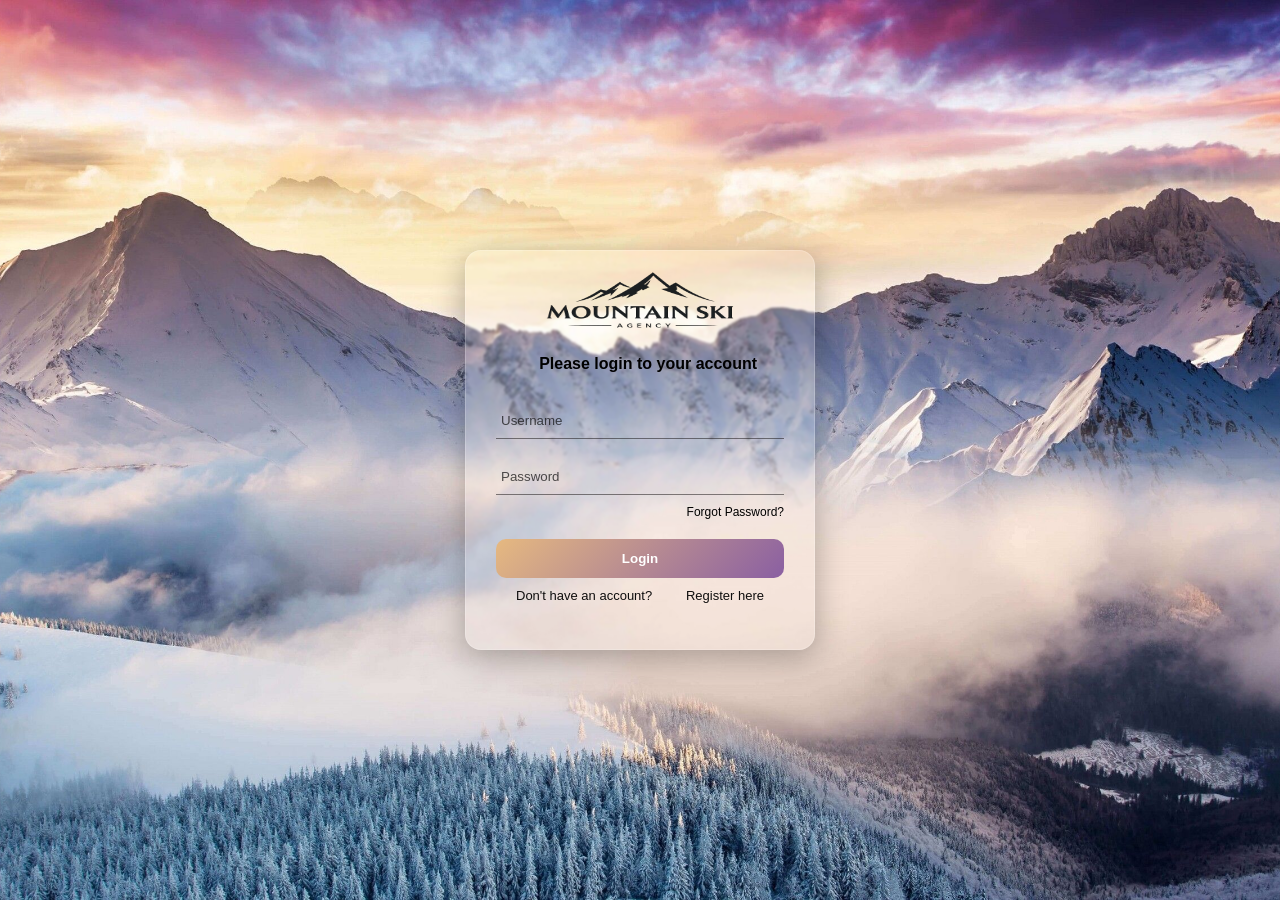
<file: index.html>
<!DOCTYPE html>
<html lang="en">
<head>
<meta charset="UTF-8">
<meta name="viewport" content="width=device-width, initial-scale=1.0">
<title>Mountain Ski Login</title>

<style>
* {
  margin: 0;
  padding: 0;
  box-sizing: border-box;
  font-family: "Segoe UI", sans-serif;
}

body {
  height: 100vh;
  background: url("./Pictures/wp8067730-2560x1600-winter-wallpapers.jpg") no-repeat center/cover;
  display: flex;
  align-items: center;
  justify-content: center;
  
}

 
 

 
.login-card {
  display: flex;
    flex-direction: column;
  
  width: 350px;
  height: 400px;
  padding: 30px;
  border-radius: 16px;
  backdrop-filter: blur(1px);
  -webkit-backdrop-filter: blur(1px);
  background: rgba(255, 255, 255, 0.15);
  border: 1px solid rgba(255,255,255,0.2);
  box-shadow: 0 8px 32px rgba(0,0,0,0.3);
   animation: fadeUp 0.8s ease; 
  color: #fff;
}

 
@keyframes fadeUp {
  from {
    opacity: 0;
    transform: translateY(40px);
  }
  to {
    opacity: 1;
    transform: translateY(0);
  }
}
 
.logo {
  text-align: center;
transform: translate(0%,-30%);
  
}

.logo img {
  width: 300px;
  height: 150px;
}

 
.input-group {
  margin: 20px 0;
}

.input {
  width: 100%;
  border: none;
  border-bottom: 1px solid rgba(16, 13, 13, 0.5);
  background: transparent;
  padding: 10px 5px;
  color: rgb(12, 11, 11);
  outline: none;
  transition: 0.3s;
}

.input::placeholder {
  color: rgba(10, 10, 10, 0.7);
}

.input:focus {
  border-bottom: 2px solid #8A5FA2;
}

 
.forgot {
  text-align: right;
  font-size: 12px;
  margin-top: -10px;
  
}

.forgot a {
  color: black;
  text-decoration: none;
}

.forgot a:hover {
  color: #8A5FA2;
}

 
.login-btn {
  width: 100%;
  margin-top: 20px;
  padding: 12px;
  border: none;
  border-radius: 10px;
  background: linear-gradient(135deg, #E6B980, #8A5FA2);
  color: white;
  font-weight: 600;
  cursor: pointer;
  transition: 0.3s ease;
}

.login-btn:hover {
  transform: translateY(-2px);
  box-shadow: 0 6px 20px rgba(0,0,0,0.4);
}

 
.bottom-text {
  margin-top: 10px;
  font-size: 13px;
  text-align: center;
  color: #0f0e0e;
  display: flex;
  justify-content: space-between;
  padding: 0 20px;
}

.bottom-text a {
  color: #0f0e0e;
  text-decoration: none;
  font-weight: 500;
}

.bottom-text a:hover {
  color: #8A5FA2;
}
.form{
    transform: translate(0%,-70px);
}
.heading{
    color: black;
    font-weight: 600;
    transform: translate(15%,-80px);
}
 
</style>

</head>
<body>
  <form action="home.html">

<div class="login-card">

  <div class="logo">
    <img src="./Pictures/logo.png" alt="Logo">
  </div>
  <div class="heading">
    <p>Please login to your account</p>
  </div>
 <div class="form">
  <div class="input-group">
    <input type="text" class="input" placeholder="Username">
  </div>

  <div class="input-group">
    <input type="password" class="input" placeholder="Password">
  </div>

  <div class="forgot">
    <a href="#">Forgot Password?</a>
  </div>

  <button class="login-btn">Login</button>

  <div class="bottom-text">
   <p>Don't have an account? </p> <a href="#">Register here</a>
  </div>
  </div>

</div>
</form>

</body>
</html>
</file>
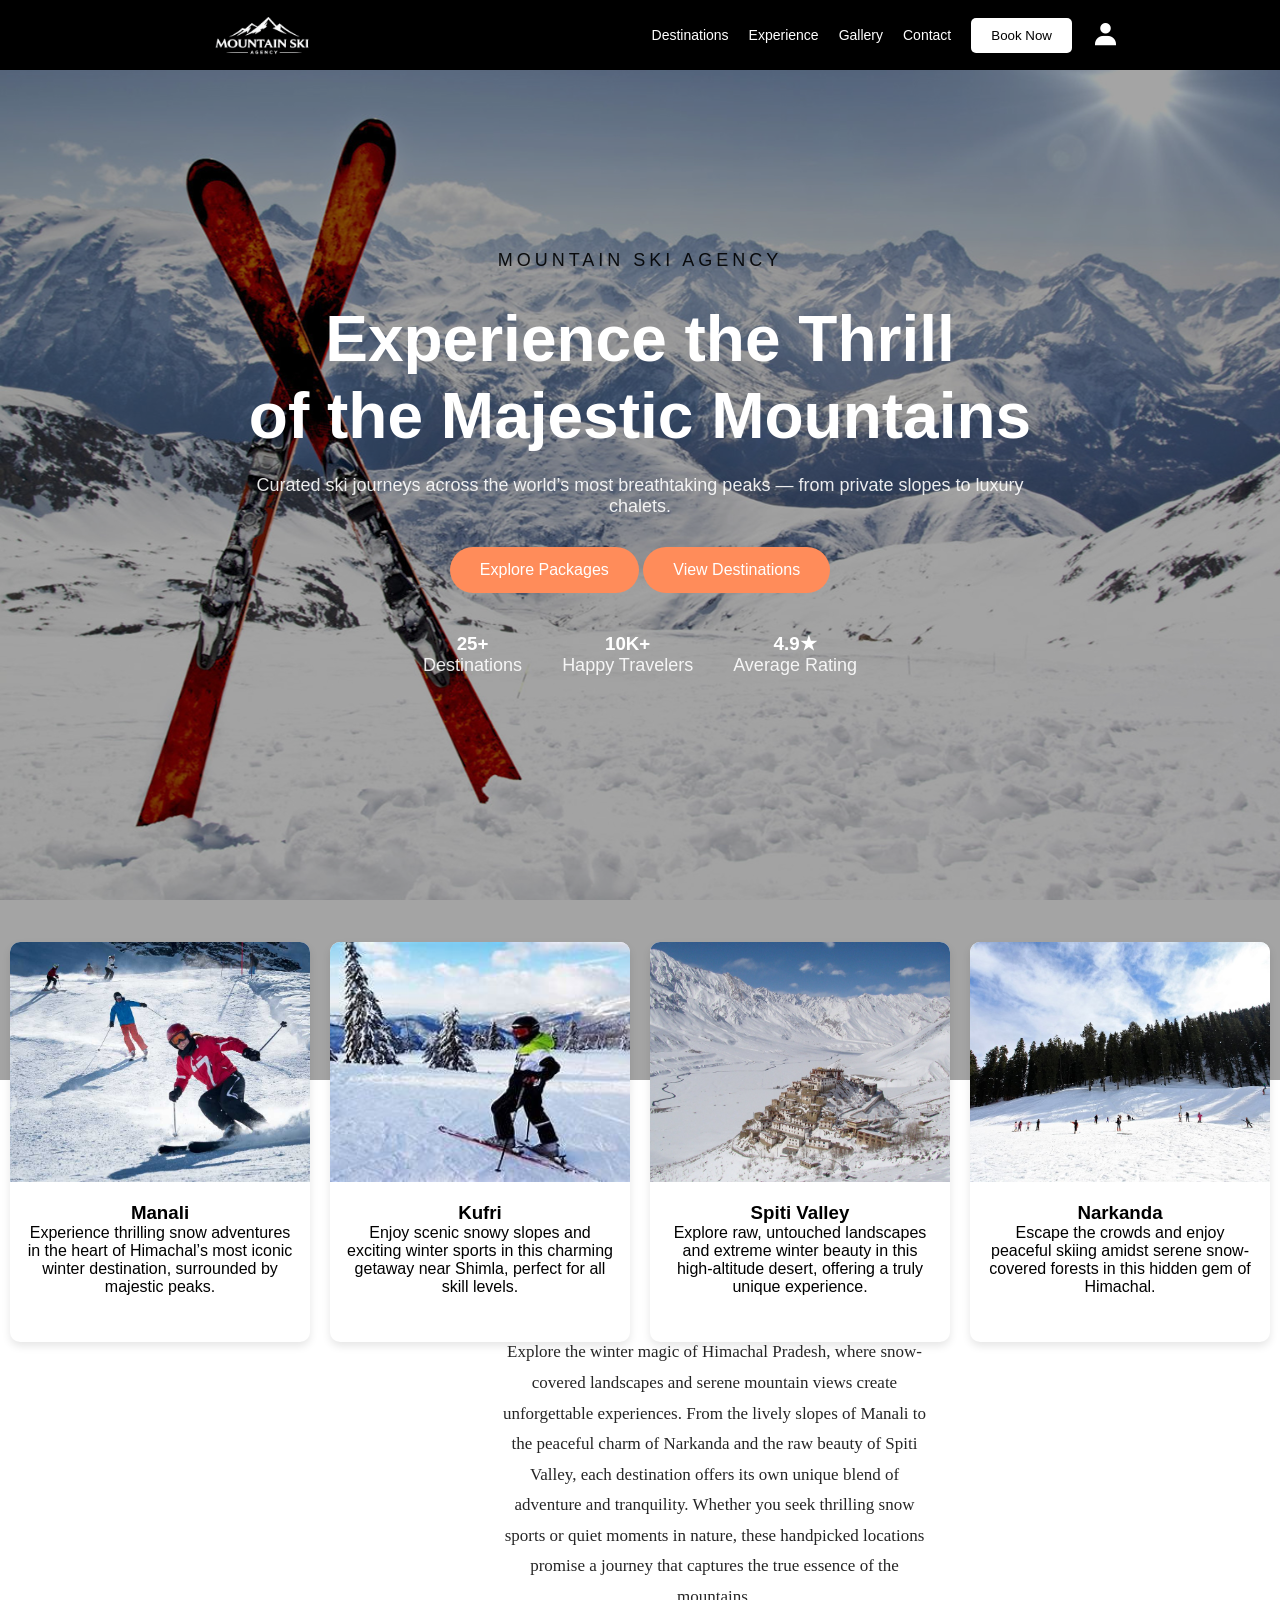
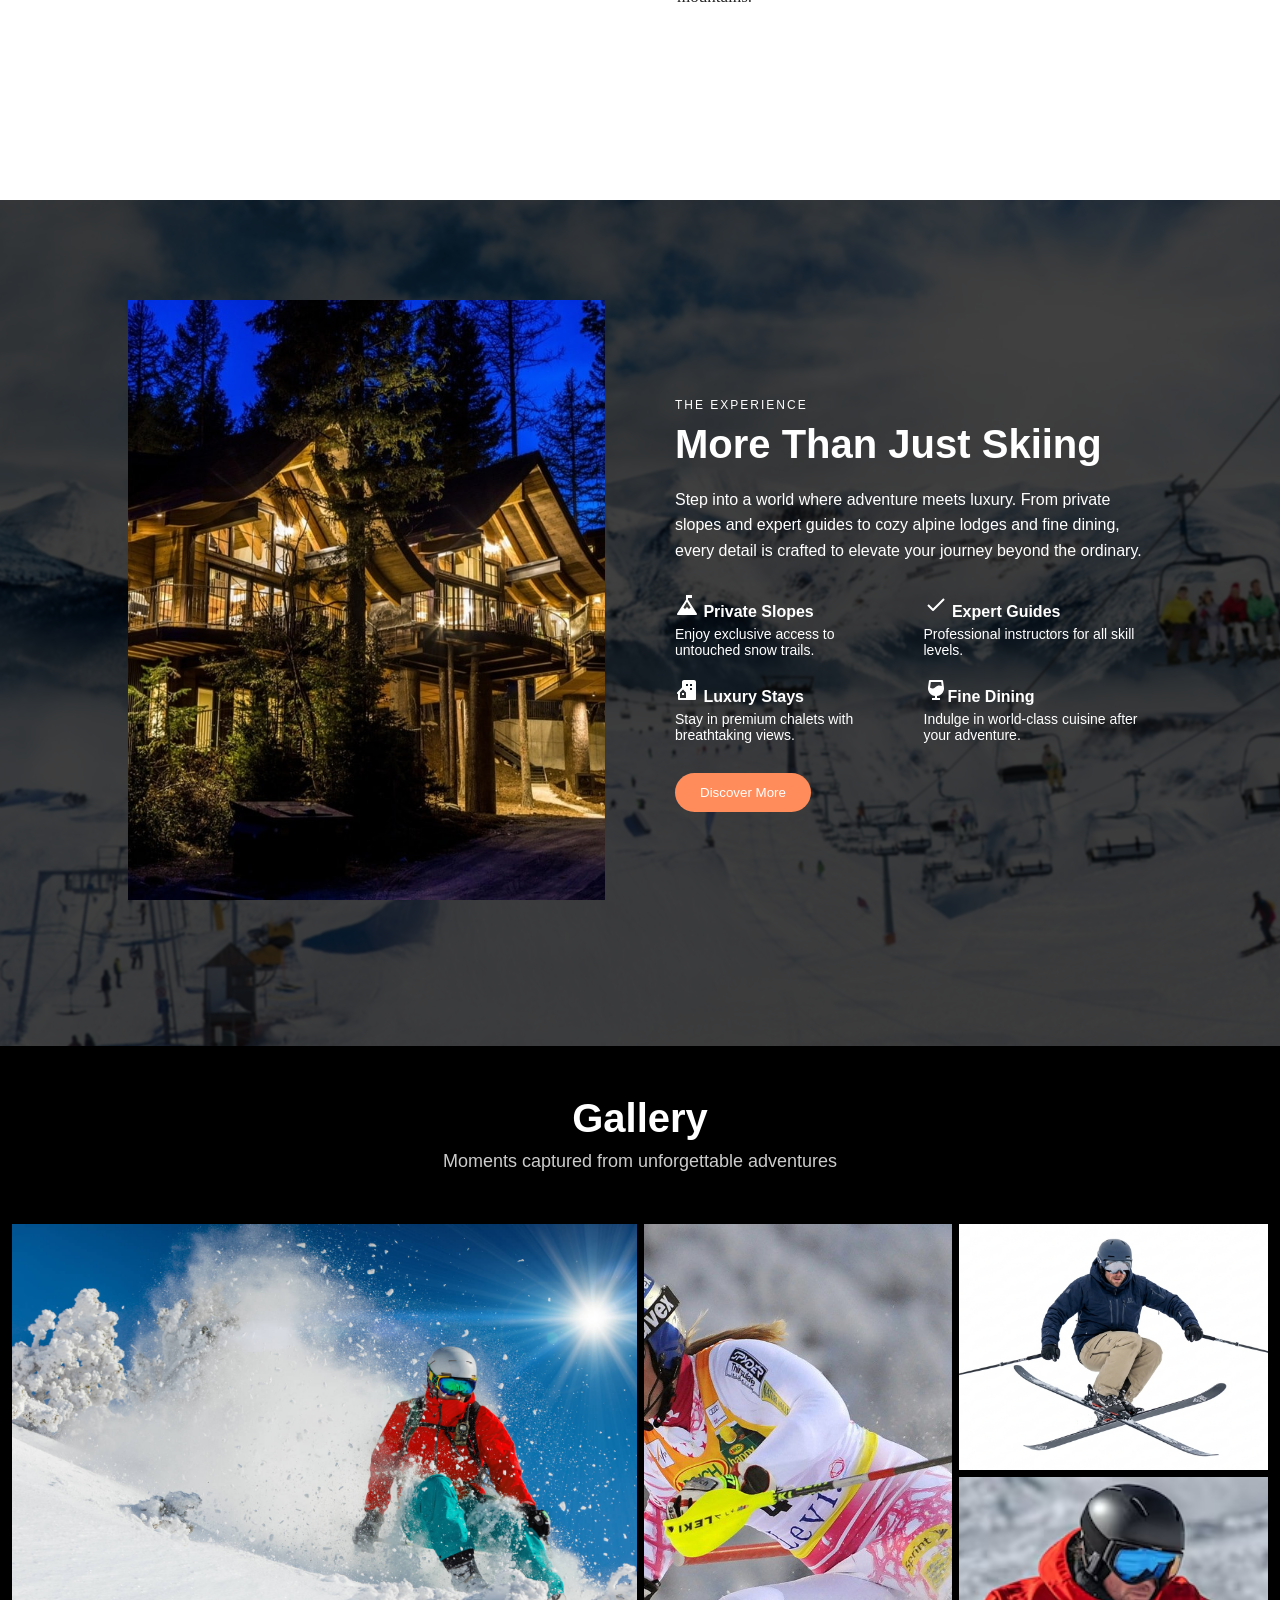
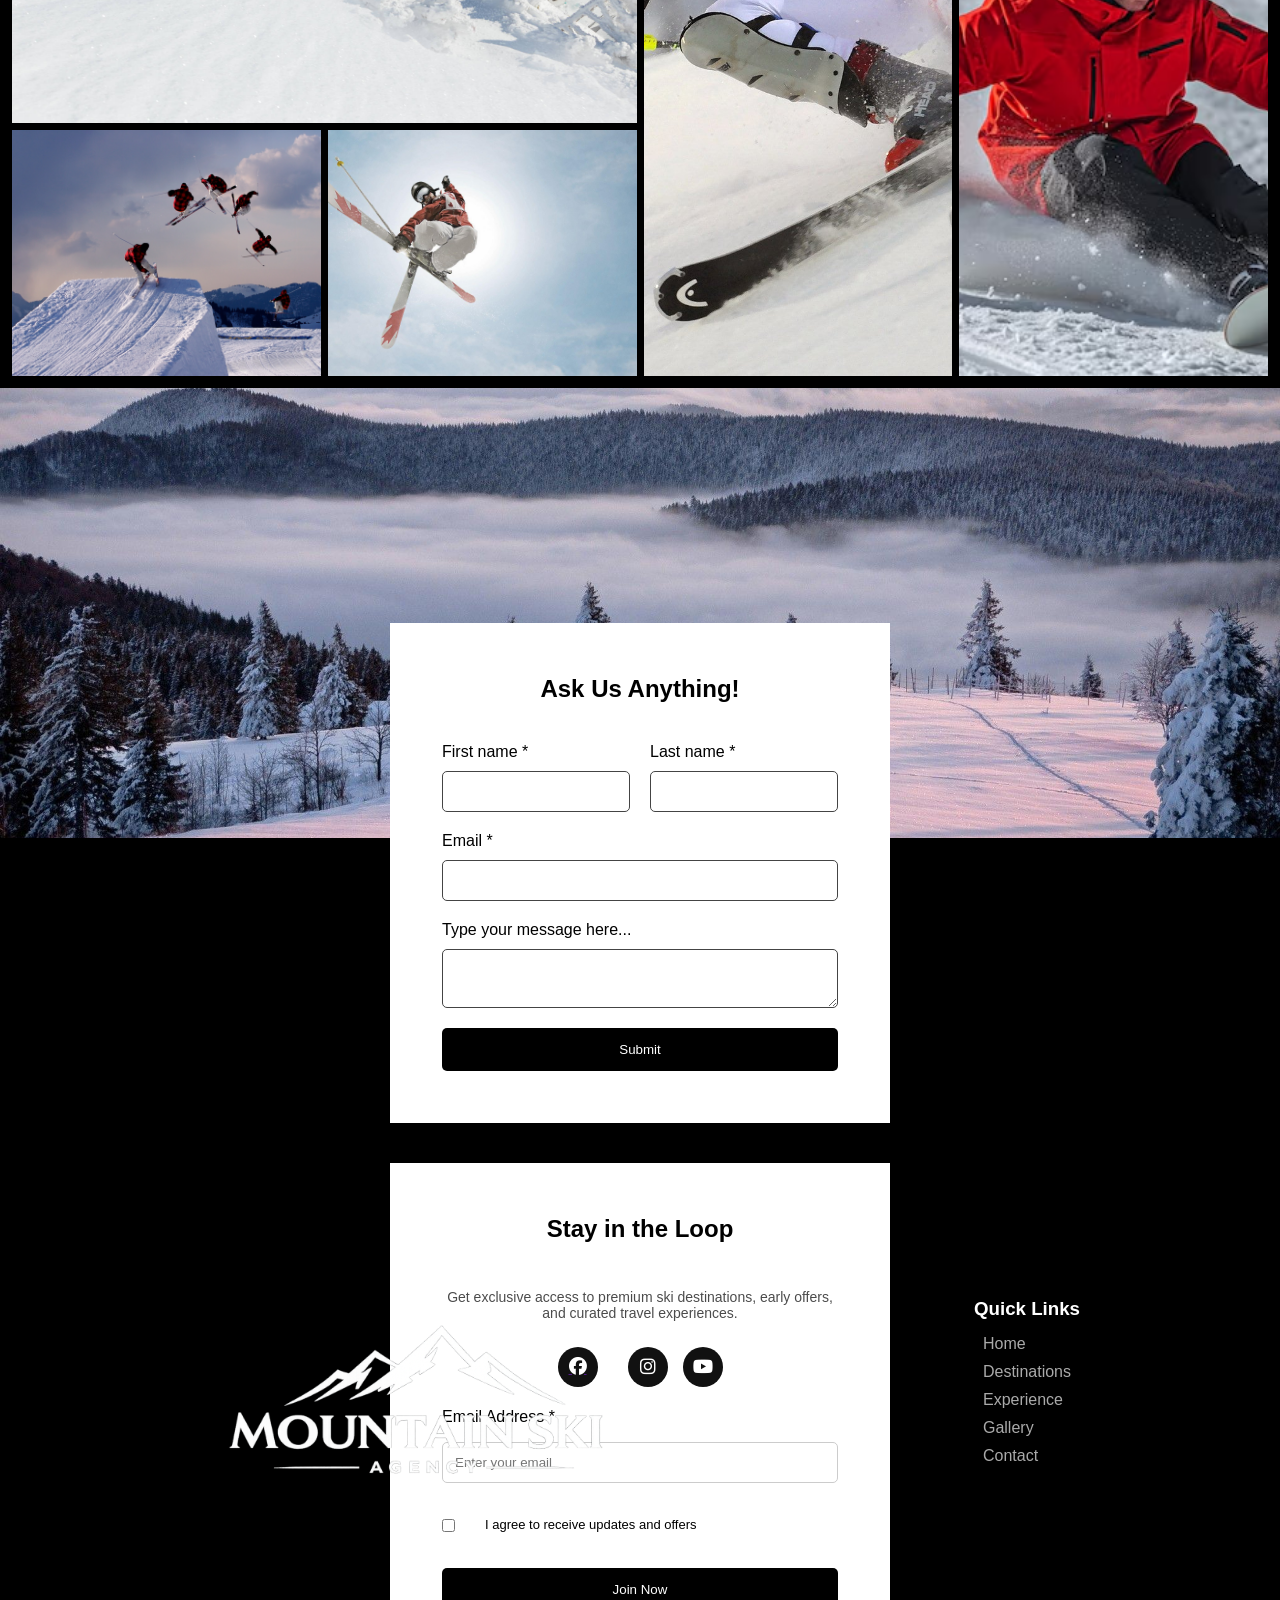
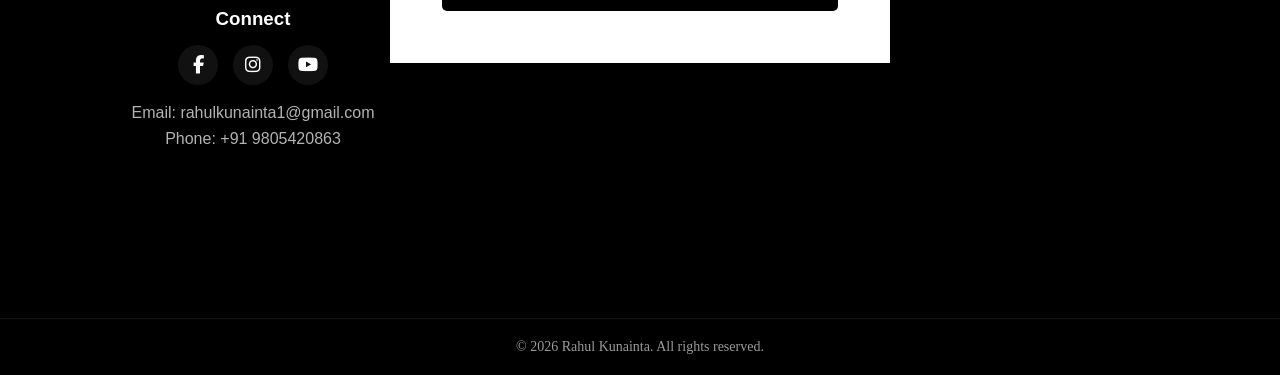
<file: home.html>
<!DOCTYPE html>
 <html lang="en">
 <head>
    <meta charset="UTF-8">
    <meta name="viewport" content="width=device-width, initial-scale=1.0">
    <title>Document</title>
     <link rel="stylesheet" href="Home.css">
    <link href='https://unpkg.com/boxicons@2.1.4/css/boxicons.min.css' rel='stylesheet'>
    <link rel="stylesheet" href="https://cdnjs.cloudflare.com/ajax/libs/font-awesome/6.5.0/css/all.min.css">
 </head>
 <body>
    <div class="container">
        <nav>
            <img src="./Pictures/whitelogo.png" alt="logo" style="width: 190px; padding-top: 20px; padding-left: 40px;">
            <div class="nav-right">
            <ul>
                <li><a href="#">Destinations</a></li>
                <li><a href="#">Experience</a></li>
                <li><a href="#">Gallery</a></li>
                <li><a href="#">Contact</a></li>
            </ul>
            <button id="book-btn">Book Now</button>
             
            <i class='bx bxs-user' style="color: white;"></i>
             
            </div>
        </nav>
        <section class="hero">
   

  <div class="hero-content">
    <p class="tagline">MOUNTAIN SKI AGENCY</p>

    <h1>
      Experience the  Thrill</span><br>
      of the Majestic Mountains</span>
    </h1>

    <p class="subtitle">
      Curated ski journeys across the world’s most breathtaking peaks — 
      from private slopes to luxury chalets.
    </p>

    <div class="hero-btns">
      <button class="primary-btn">Explore Packages</button>
      <button class="secondary-btn">View Destinations</button>
    </div>

    <div class="stats">
      <div>
        <h3>25+</h3>
        <p>Destinations</p>
      </div>
      <div>
        <h3>10K+</h3>
        <p>Happy Travelers</p>
      </div>
      <div>
        <h3>4.9★</h3>
        <p>Average Rating</p>
      </div>
    </div>
  </div>
</section>
<section class="destinations">
        <div class="destinations-cards">
      
  <div class="card">
    <div class="image image1"></div>
    <div class="content">
      <h3>Manali</h3>
      <p>Experience thrilling snow adventures in the heart of Himachal’s most iconic winter destination, surrounded by majestic peaks.</p>
    </div>
  </div>

  <div class="card">
    <div class="image image2"></div>
    <div class="content">
      <h3>Kufri</h3>
      <p>Enjoy scenic snowy slopes and exciting winter sports in this charming getaway near Shimla, perfect for all skill levels.</p>
    </div>
  </div>

  <div class="card">
    <div class="image image3"></div>
    <div class="content">
      <h3>Spiti Valley</h3>
      <p>Explore raw, untouched landscapes and extreme winter beauty in this high-altitude desert, offering a truly unique experience.</p>
    </div>
  </div>

  <div class="card">
    <div class="image image4"></div>
    <div class="content">
      <h3>Narkanda</h3>
      <p>Escape the crowds and enjoy peaceful skiing amidst serene snow-covered forests in this hidden gem of Himachal.</p>
    </div>
  </div>

</div>
<div class="paragraph-d">
   
    <p>Explore the winter magic of Himachal Pradesh, where snow-covered landscapes and serene mountain views create unforgettable experiences. From the lively slopes of Manali to the peaceful charm of Narkanda and the raw beauty of Spiti Valley, each destination offers its own unique blend of adventure and tranquility. Whether you seek thrilling snow sports or quiet moments in nature, these handpicked locations promise a journey that captures the true essence of the mountains.</p>
</div>
</section>
        <section class="experience">

  <div class="exp-container">

   
    <div class="exp-image"></div>

     
    <div class="exp-content">
      <p class="tag">THE EXPERIENCE</p>

      <h2>More Than Just Skiing</h2>

      <p class="desc">
        Step into a world where adventure meets luxury. From private slopes and expert guides 
        to cozy alpine lodges and fine dining, every detail is crafted to elevate your journey 
        beyond the ordinary.
      </p>

      <div class="features">
        <div class="feature">
          <h4><span><svg  xmlns="http://www.w3.org/2000/svg" width="24" height="24"  
fill="currentColor" viewBox="0 0 24 24" >
<!--Boxicons v3.0.8 https://boxicons.com | License  https://docs.boxicons.com/free-->
<path d="M2.12 21.48c.18.32.51.52.88.52h18c.37 0 .7-.2.88-.52.17-.32.16-.71-.04-1.02L13 6.71V5h4V2h-6v4.71L2.16 20.46c-.2.31-.21.7-.04 1.02m11.52-5.83-1.29-1.29c-.2-.2-.51-.2-.71 0l-1.29 1.29c-.2.2-.51.2-.71 0l-1.23-1.23 3.58-5.57 3.58 5.57-1.23 1.23c-.2.2-.51.2-.71 0Z"></path>
</svg></span> Private Slopes</h4>
          <p>Enjoy exclusive access to untouched snow trails.</p>
        </div>

        <div class="feature">
          <h4><span><svg  xmlns="http://www.w3.org/2000/svg" width="24" height="24"  
fill="currentColor" viewBox="0 0 24 24" >
<!--Boxicons v3.0.8 https://boxicons.com | License  https://docs.boxicons.com/free-->
<path d="M9 15.59 4.71 11.3 3.3 12.71l5 5c.2.2.45.29.71.29s.51-.1.71-.29l11-11-1.41-1.41L9.02 15.59Z"></path>
</svg></span> Expert Guides</h4>
          <p>Professional instructors for all skill levels.</p>
        </div>

        <div class="feature">
          <h4><span><svg  xmlns="http://www.w3.org/2000/svg" width="24" height="24"  
fill="currentColor" viewBox="0 0 24 24" >
<!--Boxicons v3.0.8 https://boxicons.com | License  https://docs.boxicons.com/free-->
<path d="M19 2H9c-1.1 0-2 .9-2 2v5.59L2.29 14.3c-.29.29-.37.72-.22 1.09s.52.62.92.62v5c0 .55.45 1 1 1h16c.55 0 1-.45 1-1V4c0-1.1-.9-2-2-2Zm-8 4h2v2h-2zM5 17v-2.59l3-3 3 3V20H5zm12-5h-2v-1.97h2zm0-4h-2V6h2z"></path><path d="M7 15h2v2H7z"></path>
</svg></span> Luxury Stays</h4>
          <p>Stay in premium chalets with breathtaking views.</p>
        </div>

        <div class="feature">
          <h4><span><svg  xmlns="http://www.w3.org/2000/svg" width="24" height="24"  
fill="currentColor" viewBox="0 0 24 24" >
<!--Boxicons v3.0.8 https://boxicons.com | License  https://docs.boxicons.com/free-->
<path d="m19.9 8.92-.87-6.06c-.07-.49-.49-.86-.99-.86H5.96c-.5 0-.92.37-.99.86L4.1 8.92c-.17 1.18-.12 2.26.14 3.21.87 3.13 3.57 5.39 6.76 5.79V20H8v2h8v-2h-3v-2.08c3.18-.4 5.89-2.66 6.76-5.79.27-.95.31-2.03.14-3.21M6.83 4h10.35l.58 4.03c-2.15-.98-4.57-.55-6.44 1.25-1.5 1.44-3.35 1.61-4.95.47l-.31-.22.03-.32.75-5.2Z"></path>
</svg></span>Fine Dining</h4>
          <p>Indulge in world-class cuisine after your adventure.</p>
        </div>
      </div>

      <button class="exp-btn">Discover More</button>
    </div>

  </div>

</section>
        <section class="gallery">

  <h2>Gallery</h2>
  <p class="gallery-sub">Moments captured from unforgettable adventures</p>

  <div class="gallery-grid">

    <div class="box box1"></div>
    <div class="box box2"></div>
    <div class="box box3"></div>
    <div class="box box4"></div>
    <div class="box box5"></div>
    <div class="box box6"></div>
     
    <!-- <div class="box box8"></div>
    <div class="box box9"></div>
    <div class="box box10"></div>
    <div class="box box11"></div>
    <div class="box box12"></div> -->

  </div>

</section>
 <section class="contact">

  
  <div class="contact-image"></div>

   
  <div class="contact-content">

    
    <div class="contact-box">
      <h2>Ask Us Anything!</h2>

      <div class="row">
        <div>
          <label>First name *</label>
          <input type="text">
        </div>
        <div>
          <label>Last name *</label>
          <input type="text">
        </div>
      </div>

      <label>Email *</label>
      <input type="email">

      <label>Type your message here...</label>
      <textarea></textarea>

      <button class="btn">Submit</button>
    </div>

    
    <div class="contact-box right-box">

  <h2>Stay in the Loop</h2>

  <p class="sub-text">
    Get exclusive access to premium ski destinations, early offers, 
    and curated travel experiences.
  </p>

  <div class="socials">
    <a href=""><i class="fa-brands fa-facebook"></i></a>
    <a href="https://www.instagram.com/kunainta_/"></a><i class="fa-brands fa-instagram"></i>
    <i class="fa-brands fa-youtube"></i>
  </div>

  <label>Email Address *</label>
  <input type="email" placeholder="Enter your email">

  <div class="checkbox">
    <div class="check">
    <input type="checkbox">
    </div>
    <p>I agree to receive updates and offers</p>
  </div>

  <button class="btn">Join Now</button>

</div>

  </div>
  

</section>
<footer class="footer">

  <div class="footer-container">

    
    <div class="footer-col">
       <img src="./Pictures/whitelogo.png" alt=""style width="600px" >
       
    </div>

   
    <div class="footer-col">
      <h3>Quick Links</h3>
      <ul>
        <li><a href="#">Home</a></li>
        <li><a href="#">Destinations</a></li>
        <li><a href="#">Experience</a></li>
        <li><a href="#">Gallery</a></li>
        <li><a href="#">Contact</a></li>
      </ul>
    </div>

 
    <div class="footer-col left">
      <h3>Connect</h3>

      <div class="socials">
        <i class="fa-brands fa-facebook-f"></i>
        <i class="fa-brands fa-instagram"></i>
        <i class="fa-brands fa-youtube"></i>
      </div>

      <p>Email: rahulkunainta1@gmail.com</p>
      <p>Phone: +91 9805420863</p>
    </div>

  </div>
 
  <div class="footer-bottom">
    <p>© 2026 Rahul Kunainta. All rights reserved.</p>
  </div>

</footer>
    </div>
    
 </body>
 </html>
</file>
<file: Home.css>
*{
  margin: 0;         
  padding: 0;          
  box-sizing: border-box;
        
}
        
.container{
           
  width: 100%;            
  /* overflow-y: scroll; */               
}
                
nav{           
  display: flex;         
  align-items: center;            
  justify-content: space-between;            
  padding: 10px;            
  height: 70px;          
  position: fixed;          
  width: 100%;           
  background-color: black;           
  z-index: 1000;           
  padding-left: 150px;      
}
.nav-right{
display: flex;
  align-items: center;
  gap: 20px;
  padding: 10px 150px;
  /* padding-right: 40px; */
            
  }
  nav ul{
  display: flex;
  gap:20px;
  /* padding-right: 150px; */
  list-style: none;
  }
nav ul li a{
  text-decoration: none;
  color: white;
  font-size: 14px;
  font-family: sans-serif;
}
  nav ul li a:hover{
  color: #ff6347;
  text-decoration: underline;
}
  #book-btn{
  padding: 10px 20px;
  background-color: white;
            color: black;
            border: none;
            border-radius: 5px;
            cursor: pointer;
        }
        #book-btn:hover{
            background-color: #ff6347;
            color: white;
        }
        nav i{
            font-size: 28px;
            cursor: pointer;
        }
        nav i:hover{
            color: #ff6347;
        }
 
 
        .hero {        
         height: 120vh;
         position: relative;
         display: flex;
         flex-wrap: wrap;
         width: 100%;
         justify-content: center;
         text-align: center;
         font-family: 'Poppins', sans-serif;
         color: white;
         overflow: hidden;
         background: url("./Pictures/skiing-with-a-view-over-the-mountains.jpg") center/cover no-repeat;
         z-index: -2;
         background-color: rgba(33, 33, 33, 0.407);
         background-blend-mode: darken;
   background-attachment: fixed;
}

 
 
.tagline {
  font-size: 14px;
  letter-spacing: 4px;
  text-transform: uppercase;
  color: black;
  margin-bottom: 10px;
}

 
.hero-content {
  max-width: 800px;
  margin: 250px 0px 0px 0px;
}

 
.hero h1 {
  font-size: 64px;
  margin-bottom: 20px;
  line-height: 1.2;
  font-weight: 700;
}

 
 
 
.hero p {
  font-size: 18px;
  margin-bottom: 30px;
  opacity: 0.9;
}

 
.hero button {
  padding: 14px 30px;
  background: #ff8c5a;
  border: none;
  border-radius: 30px;
  font-size: 16px;
  
  color: white;
  transition: all 0.3s ease;
}

.hero button:hover {
  background: #ff6a3d;
  transform: translateY(-2px);
  cursor: pointer;
}
.stats{
    display: flex;
    justify-content: center;
    gap: 40px;
    margin-top: 40px;
}
 
.destinations{
    height: 80vh;
    background-color: #ff6a3d00;
    display: flex;
    flex-wrap: wrap;
     flex-direction: column;
    align-items: center;
    justify-content: center;
    
}
.destinations-cards{
    display: flex;
    gap: 20px;
    justify-content: center;
    
}
.card{
    font-family: sans-serif;
    width: 300px;
    height: 400px;
    background-color: white;
    border-radius: 10px;
    transform: translate(0px,-40%);
    box-shadow: 0 4px 8px rgba(0,0,0,0.1);

}
.card:hover{
    box-shadow: 0 8px 16px rgba(0,0,0,0.2);
    transform: translate(0px,-45%);
    transition: all 0.3s ease;
}
.image{
    width: 100%;
    height: 60%;
    background-color: #ff6a3d;
    border-top-left-radius: 10px;
    border-top-right-radius: 10px;
}
.image1{
   background-image: url("./Pictures/manali.jpg");
   background-size: cover;
   background-repeat: no-repeat;
   background-position: center;
}

.image2{
   background-image: url("./Pictures/kufri1.jpeg");
   background-size: cover;
   background-repeat: no-repeat;
   background-position: center;
}

.image3{
   background-image: url("./Pictures/spiti-vally.jpg");
   background-size: cover;
   background-repeat: no-repeat;
   background-position: center;
}
.image4{
   background-image: url("./Pictures/kufri.jpg");
   background-size: cover;
   background-repeat: no-repeat;
   background-position: center;
}

.content{
    display: flex;
    flex-direction: column;
    align-items: center;
    
}
.content p{
    max-width: 90%;
     text-align: center;
     padding-top: -60px;
}

.content h3{
    padding-top: 20px;
}
.paragraph-d{
    transform: translateY(-60%);
    padding-left: 500px;
}
.paragraph-d p {
    width: 55%;
    text-align: center;
    
    max-width: 80%;
    line-height: 1.8;
    font-size: 17px;
    opacity: 0.85;
    
}
.destinations button {
  padding: 14px 30px;
  margin-bottom: 50px;
  background: #ff8c5a;
  border: none;
  border-radius: 30px;
  font-size: 16px;
  cursor: pointer;
  color: white;
  transition: all 0.3s ease;
   
}

.destinations button:hover {
  background: #ff6a3d;
  transform: translateY(-2px);
}
 
.experience {
  position: relative;
  height: 94vh;
  padding: 100px 10%;
  color: white;
  overflow: hidden;
}

 
.experience::before {
  content: "";
  position: absolute;
  inset: 0;
  background: url("./Pictures/133751.jpg") center/cover no-repeat;
  filter: blur(1px);   
  transform: scale(1.1);  
  z-index: -2;
}

 
.experience::after {
  content: "";
  position: absolute;
  inset: 0;
  background: rgba(0, 0, 0, 0.748);
  z-index: -1;
}
.exp-container {
  display: flex;
  align-items: center;
  gap: 70px;
  flex-wrap: wrap;
}

 
.exp-image {
  flex: 1;
  margin:0px 0px 0px 0px;
  height: 600px;
  background: url("./Pictures/Slider-Chalets-at-Night.jpg") center/cover no-repeat;
  border-radius: 0px;
}

 
.exp-content {
  flex: 1;
  padding-top: 10px;
  font-family: sans-serif;
   
  color: white;
}

 
.tag {
  font-size: 12px;
  letter-spacing: 2px;
  margin-bottom: 10px;
   
}

 
.exp-content h2 {
  font-size: 40px;
  margin-bottom: 20px;
}

 
.desc {
  margin-bottom: 30px;
  line-height: 1.6;
  
}

 
.features {
  display: grid;
  grid-template-columns: repeat(2, 1fr);
  gap: 20px;
  margin-bottom: 30px;
}

.feature h4 {
  margin-bottom: 5px;
}
 

.feature p {
  font-size: 14px;
   
}

 
.exp-btn {
  padding: 12px 25px;
  background: #ff8c5a;
  border: none;
  border-radius: 25px;
  cursor: pointer;
  color: white;
  transition: 0.3s;
}

.exp-btn:hover {
  background: #ff6a3d;
  transform: translateY(-2px);
}
.gallery {
  font-family: sans-serif;
    background-color: black;
  padding:  10px;
  text-align: center;
  color: white;
}

.gallery h2 {
  padding-top: 40px;
  font-size: 40px;
  margin-bottom: 10px;
  font-family: sans-serif;
}

.gallery-sub {
  opacity: 0.8;
  font-size: 18px;
  margin-bottom: 50px;
}
 
 
.gallery-grid {
 display: grid;
 gap:3px;
grid-template-columns: repeat(4, 1fr);
 grid-template-rows: repeat(3,250px);
}
.box{
    border: 2px solid black;
}
.box1{
    grid-column: 1/3;
    grid-row: 1/3;
    background-image: url(./Pictures/skiing-blue-sky-m7riki9mkbnhn1au.jpg);
    background-size: cover;
    background-position: center;
    
}
.box4{
    grid-column:4/5;
    grid-row:2/4;
    background-image: url(./Pictures/alpine-skiing-hd-8k-wallpaper-stock-photographic-image_1030895-35034.avif);
    background-size: cover;
    background-position: center;


 
}
.box2{
    grid-column: 3/4;
    grid-row: 1/4;
    background-image: url(./Pictures/thumb-1920-267245.jpg);
    background-size: cover;
    background-position: center;
}
.box3{
    background-image: url(./Pictures/Gemini_Generated_Image_gqa7urgqa7urgqa7.png);
    background-size: cover;
    background-position: center;
}
.box5{

    background-image: url(./Pictures/Freestyle_skiing_jump2.jpg);
    background-size: cover;
    background-position: center;
}
.box6{

    background-image: url(./Pictures/wp1840146.jpg);
    background-size: cover;
    background-position: center;

} 
 
.contact-image {
  height: 50vh;
  background: url("./Pictures/hero-back.jpg") center/cover no-repeat;
  position: relative;
}

 

.contact-content {
  display: flex;
  justify-content: center;
  height:400px;
  gap: 40px;
  padding: 80px 10%;
  background: black;
  color: white;
  flex-wrap: wrap;
   
  
}

 
.contact-box {
   
  height: 500px; 
  width:500px; 
display: flex;
flex-direction: column;
   
  font-family: sans-serif;
  border:2px solid white;
  transform: translateY(-59%);
  padding :50px;
  background-color: white;
  color: black;

}

 
.row {
  display: flex;
  gap: 20px;
}

.row div {
  flex: 1;
}

 
input, textarea {
  border-radius: 5px;
  width: 100%;
  padding: 12px;
  margin: 10px 0 20px;
  border: 1px solid #444;
  background: transparent;
  color: white;
  outline: none;
}

 
textarea {
  height: 120px;
}

 
.btn {
  width: 100%;
  padding: 14px;
  background: black;
  color: white;
  border: none;
  cursor: pointer;
  transition: 0.3s;
  border-radius: 5px;
}

.btn:hover {
  background: #ccc;
}
 
.contact-box h2{
    align-self: center;
    padding-bottom: 40px;
}
.right-box {
  justify-content: space-between;
}
.sub-text {
  font-size: 14px;
  opacity: 0.7;
  text-align: center;
  margin-bottom: 20px;
}


.socials {
  display: flex;
  justify-content: center;
  gap: 20px;
  margin-bottom: 25px;
}

.socials i {
  font-size: 18px;
  padding: 10px;
  border-radius: 50%;
  background: black;
  color: white;
  transition: 0.3s;
}

.socials i:hover {
  background: #333;
}


.right-box input {
   
  display:flex;
  background: transparent;
  border: 1px solid #ccc;
  color: black;
  justify-content: flex-start;
}

.checkbox {
    display: flex;
    gap: 30px;
    align-items: center;
    justify-content: flex-start;
    font-size: 13px;
}
.checkbox p{
    margin-bottom: 13px;;
}

.right-box .btn {
  margin-top: 10px;
  font-weight: 500;
}
.footer {
  background: #000;
  color: #fff;
  padding-top: 60px;
}

.footer-container {
  display: flex;
  justify-content: space-between;
  gap: 40px;
  padding: 0 10% 40px;
  flex-wrap: wrap;
}

.footer-col {
  display: flex;
  flex-direction: column;
  align-items: center;
  min-width: 250px;
  height: 30vh;
  font-family: sans-serif;
}
.footer-col img{
     transform: translateY(-15%);
}

 
.footer-col h2 {
  margin-bottom: 15px;
}

.footer-col h3 {
  margin-bottom: 15px;
}

.footer-col p {
  opacity: 0.7;
  line-height: 1.6;
}

.footer-col ul {
  list-style: none;
}

.footer-col ul li {
  margin-bottom: 10px;
}

.footer-col ul li a {
  text-decoration: none;
  color: #aaa;
  transition: 0.3s;
}

.footer-col ul li a:hover {
  color: #fff;
}


.socials {
  display: flex;
  gap: 15px;
  margin-bottom: 15px;
}

.socials i {
  width: 40px;
  height: 40px;
  background: #111;
  display: flex;
  align-items: center;
  justify-content: center;
  border-radius: 50%;
  cursor: pointer;
  transition: 0.3s;
}

.socials i:hover {
  background: #333;
  transform: scale(1.1);
}

.footer-bottom {
  text-align: center;
  padding: 20px;
  border-top: 1px solid #222;
  font-size: 14px;
  opacity: 0.6;
}


@media (max-width: 600px) {

  nav {
    padding-left: 10px;
  }

  .nav-right {
    margin-right: 0;
    padding: 0 10px;
  }

  .hero {
    height: auto;
   
  }

  .card {
    transform: none;
  }

  .destinations-cards {
    flex-direction: column;
    align-items: center;
  }

  .paragraph-d {
    padding-left: 0;
    transform: none;
  }

  .contact-box {
    width: 90%;
    padding: 20px;
  }

  .gallery-grid {
    grid-template-columns: 1fr;
  }
}
</file>
